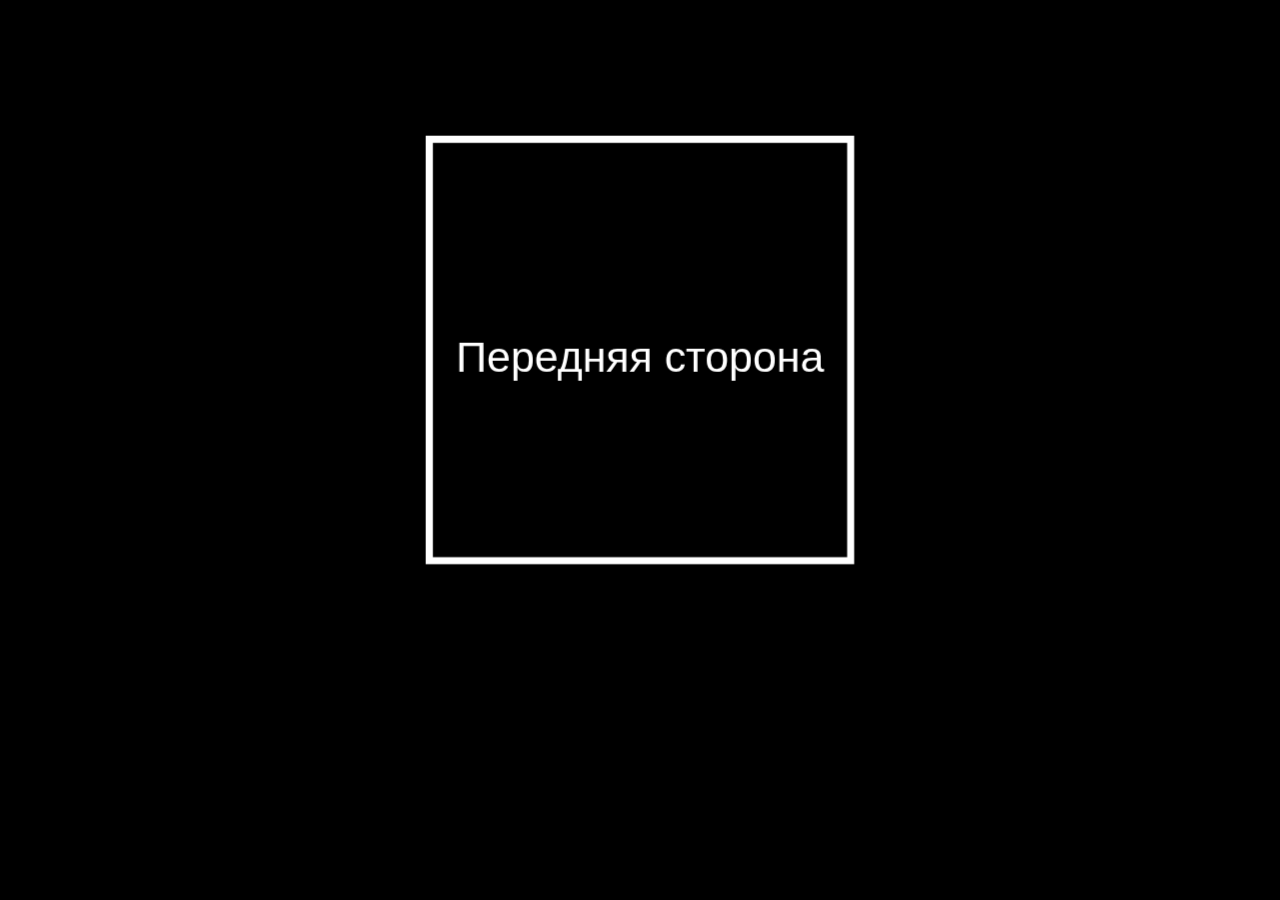
<file: 3d-cube/index.html>
<!DOCTYPE html>
<html lang="en">
<head>
    <meta charset="UTF-8">
    <meta name="viewport" content="width=device-width, initial-scale=1.0">
    <link rel="stylesheet" href="style.css">
    <title>3D-Cube with rotating</title>
</head>
<body>
    <div class="container">
        <div class="cube">
            <div class="cube-side front">Передняя сторона</div>
            <div class="cube-side back">Задняя сторона</div>
            <div class="cube-side top">Сторона сверху</div>
            <div class="cube-side bottom">Сторона снизу</div>
            <div class="cube-side right">Правая сторона</div>
            <div class="cube-side left">Левая сторона</div>Передняя сторона
        </div>
    </div>
</body>
    <script src="app.js"></script>
</html>
</file>
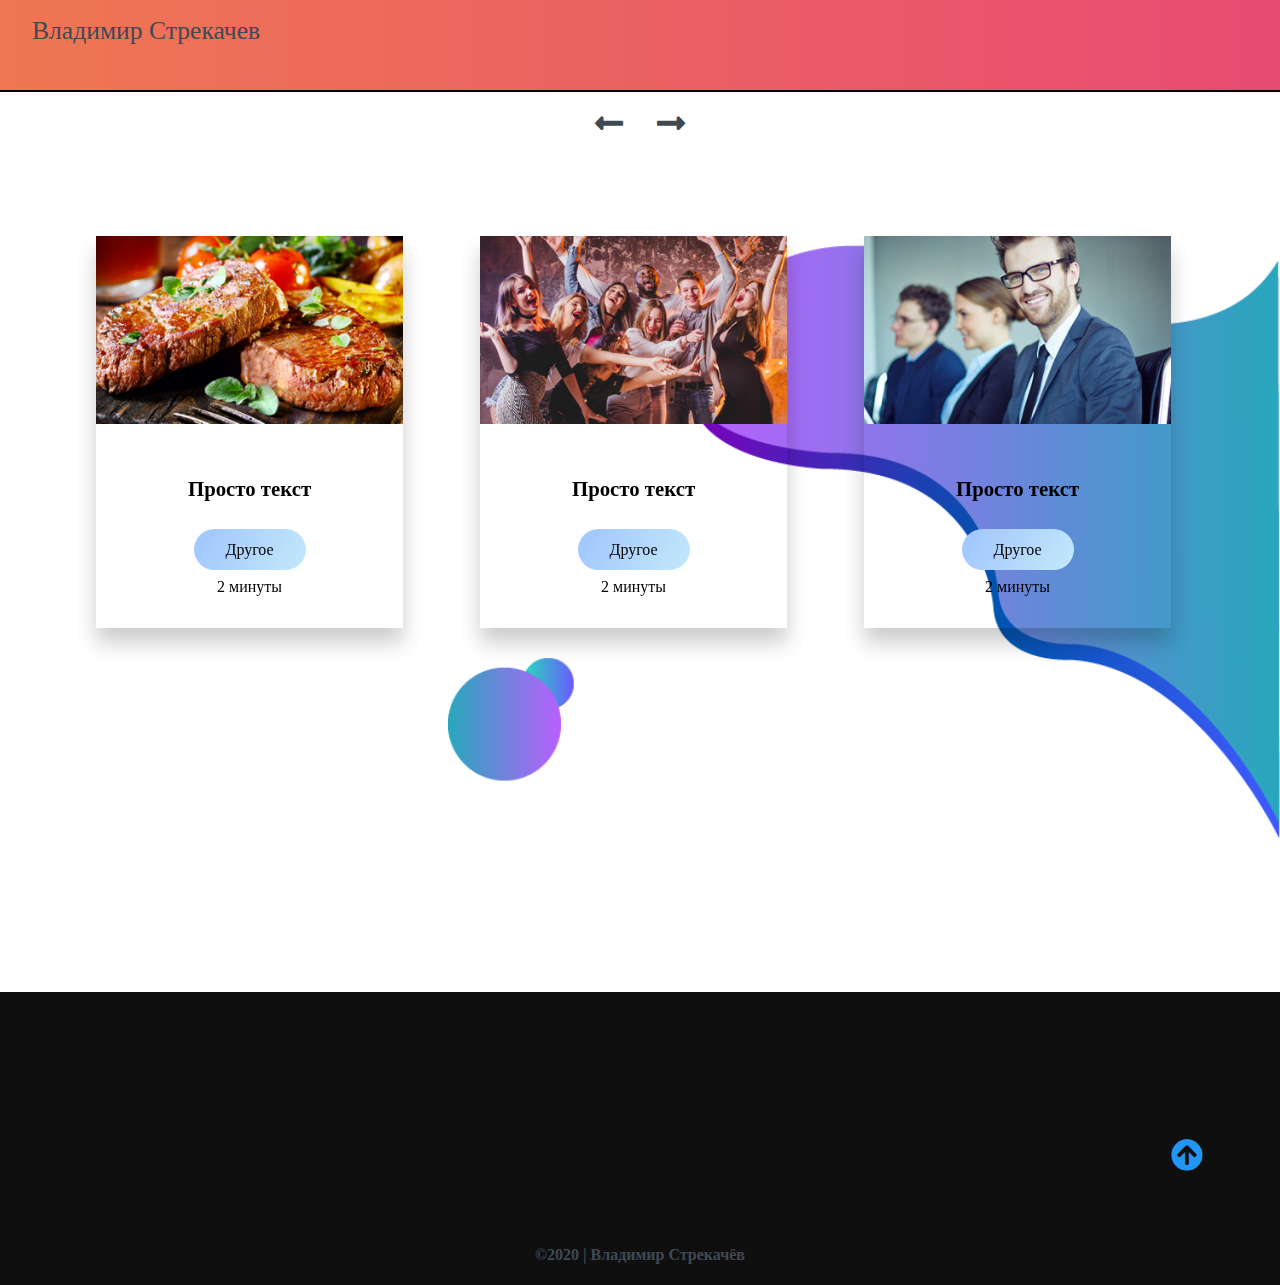
<file: blog/index.html>
<!DOCTYPE html>
<html lang="en">

<head>
    <meta charset="UTF-8">
    <meta name="viewport" content="width=device-width, initial-scale=1.0">
    <meta http-equiv="X-UA-Compatible" content="ie=edge">
    <title>Blooger</title>

    <!-- Font Awesome Icons -->
    <link rel="stylesheet" href="./css/all.css">


    <!-- --------- Owl-Carousel ------------------->
    <link rel="stylesheet" href="./css/owl.carousel.min.css">
    <link rel="stylesheet" href="./css/owl.theme.default.min.css">

    <!-- ------------ AOS Library ------------------------- -->
    <link rel="stylesheet" href="./css/aos.css">

    <!-- Custom Style   -->
    <link rel="stylesheet" href="./css/Style.css">

</head>

<body>

    <!-- ----------------------------  Navigation ---------------------------------------------- -->

    <nav class="nav">
        <div class="nav-menu flex-row">
            <div class="nav-brand">
                <a href="#" class="text-gray">Владимир Стрекачев </a>
            </div>
            <div class="toggle-collapse">
                <div class="toggle-icons">
                    <i class="fas fa-bars"></i>
                </div>
            </div>
            <div>
                <ul class="nav-items">
                    <li class="nav-link">
                        <a href="#">Главная</a>
                    </li>
                    <li class="nav-link">
                        <a href="#">Представляюсь</a>
                    </li>
                    <li class="nav-link">
                        <a href="#">Люблю</a>
                    </li>
                    <li class="nav-link">
                        <a href="#">Ненавижу</a>
                    </li>
                    <li class="nav-link">
                        <a href="#">Разрабатываю</a>
                    </li>
                     <li class="nav-link">
                        <a href="#">Путешествую</a>
                    </li>
                     <li class="nav-link">
                        <a href="#">Пожертвовать</a>
                    </li>
                     <li class="nav-link">
                        <a href="#">FAQ / Часто задаваемые вопросы</a>
                    </li>
                </ul>
            </div>
            <div class="social text-gray">
                <a href="#"><i class="fab fa-facebook-f"></i></a>
                <a href="#"><i class="fab fa-instagram"></i></a>
                <a href="#"><i class="fab fa-twitter"></i></a>
                <a href="#"><i class="fab fa-youtube"></i></a>
            </div>
        </div>
    </nav>

    <!-- ------------x---------------  Navigation --------------------------x------------------- -->

    <!----------------------------- Main Site Section ------------------------------>

    <main>
        <section>
            <div class="blog">
                <div class="container">
                    <div class="owl-carousel owl-theme blog-post">
                        <div class="blog-content" data-aos="fade-right" data-aos-delay="200">
                            <img src="./assets/Blog-post/post-1.jpg" alt="post-1">
                            <div class="blog-title">
                                <h3>Просто текст</h3>
                                <button class="btn btn-blog">Другое</button>
                                <span>2 минуты</span>
                            </div>
                        </div>
                        <div class="blog-content" data-aos="fade-in" data-aos-delay="200">
                            <img src="./assets/Blog-post/post-3.jpg" alt="post-1">
                            <div class="blog-title">
                               <h3>Просто текст</h3>
                                <button class="btn btn-blog">Другое</button>
                                <span>2 минуты</span>
                            </div>
                        </div>
                        <div class="blog-content" data-aos="fade-left" data-aos-delay="200">
                            <img src="./assets/Blog-post/post-2.jpg" alt="post-1">
                            <div class="blog-title">
                                <h3>Просто текст</h3>
                                <button class="btn btn-blog">Другое</button>
                                <span>2 минуты</span>
                            </div>
                        </div>
                        <div class="blog-content" data-aos="fade-right" data-aos-delay="200">
                            <img src="./assets/Blog-post/post-5.png" alt="post-1">
                            <div class="blog-title">
                                <h3>Просто текст</h3>
                                <button class="btn btn-blog">Другое</button>
                                <span>2 минуты</span>
                            </div>
                        </div>
                    </div>
                    <div class="owl-navigation">
                        <span class="owl-nav-prev"><i class="fas fa-long-arrow-alt-left"></i></span>
                        <span class="owl-nav-next"><i class="fas fa-long-arrow-alt-right"></i></span>
                    </div>
                </div>
            </div>
        </section>

    <!-- --------------------------- Footer ---------------------------------------- -->

    <footer class="footer">
        <div class="container">
            <div class="follow" data-aos="fade-left" data-aos-delay="200">
                <h2>Бложе мой!</h2>
                <p>Ещё больще качественного и интересного контента.</p>
                <div>
                    <i class="fab fa-facebook-f"></i>
                    <i class="fab fa-twitter"></i>
                    <i class="fab fa-instagram"></i>
                    <i class="fab fa-youtube"></i>
                </div>
            </div>
        </div>
        <div class="rights flex-row">
            <h4 class="text-gray">
             ©2020  | Владимир Стрекачёв
            </h4>
        </div>
        <div class="move-up">
            <span><i class="fas fa-arrow-circle-up fa-2x"></i></span>
        </div>
    </footer>

    <!-- -------------x------------- Footer --------------------x------------------- -->

    <!-- Jquery Library file -->
    <script src="./js/Jquery3.4.1.min.js"></script>

    <!-- --------- Owl-Carousel js ------------------->
    <script src="./js/owl.carousel.min.js"></script>

    <!-- ------------ AOS js Library  ------------------------- -->
    <script src="./js/aos.js"></script>

    <!-- Custom Javascript file -->
    <script src="./js/main.js"></script>
</body>

</html>
</file>
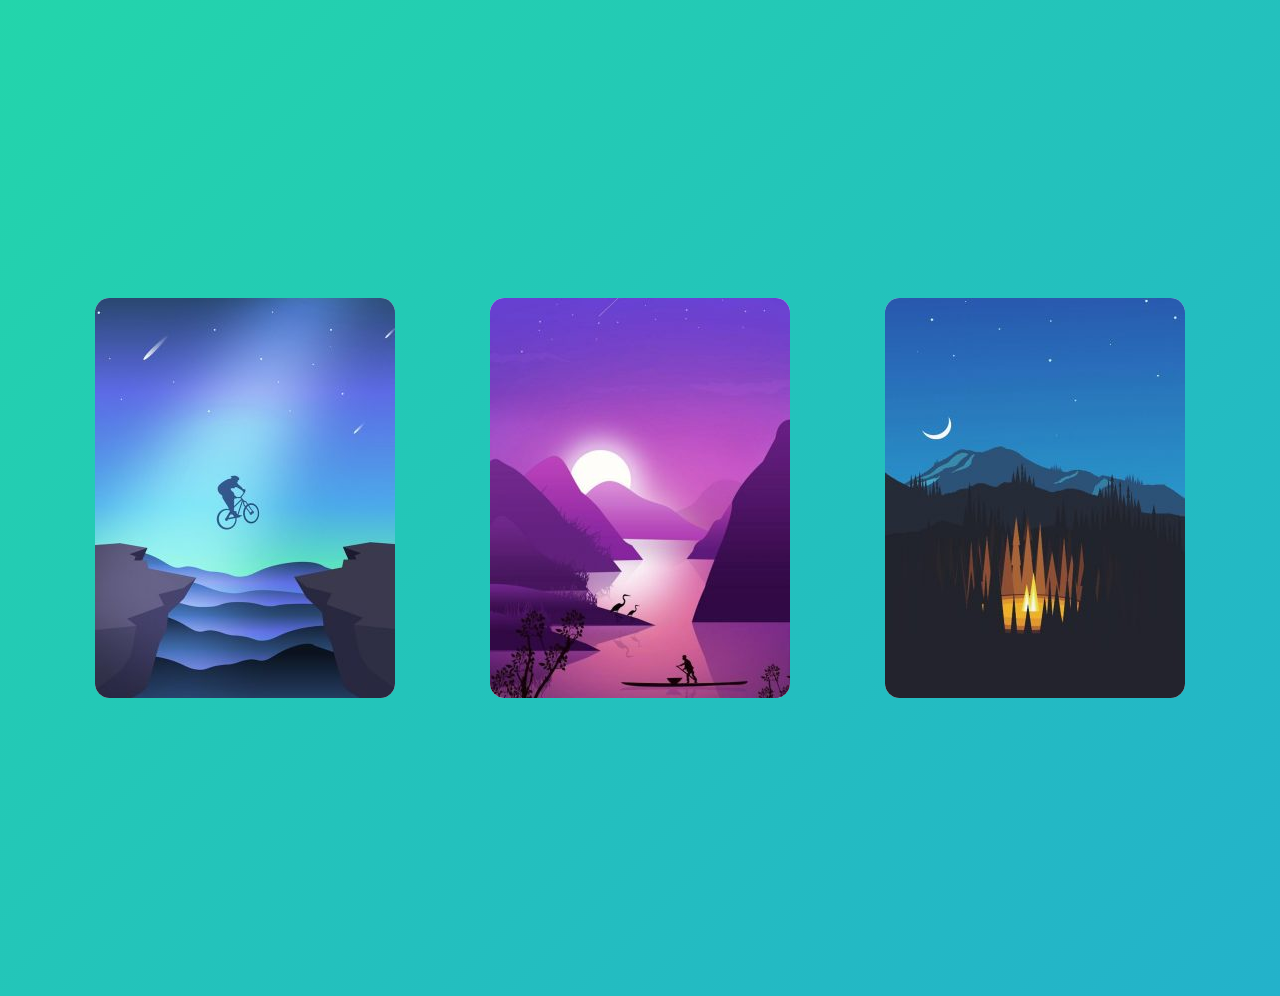
<file: gift/index.html>
<!DOCTYPE html>
<html>
<head>
	<meta charset="utf-8">
	<link rel="stylesheet" type="text/css" href="styles.css">
	<title>Postcard</title>
</head>
<body>
	<div class="container">
		<div class="box">
			<div class="image">
				<img src="images/bg.jpg">
			</div>
			<div class="layer layer-1"></div>
			<div class="layer layer-2"></div>
			<div class="content">
				<h2><u>С днём рождения, мама!</u></h2>
				<p>
				Мам, поздравляю тебя с днём рождения!
				Впервые я решил сделать тебе не обыкновенную открытку, а "электронную", размещённую в Интернете. Да, любой человек, с любого компьютера или смартфона, перейдя по ссылке https://aurelius-code.github.io/gift, открыть эту страницу. Можешь проверить, если хочешь! 
				Переходи ко второй владке.
				</p>
			</div>
		</div>
	</div>
	<div class="container">
		<div class="box">
			<div class="image">
				<img src="images/bg2.jpg">
			</div>
			<div class="layer layer-1"></div>
			<div class="layer layer-2"></div>
			<div class="content">
				<h2><u>Продолжение позравления...</u></h2>
				<p>Ладно, перейдём к поздравлениям. 
				Мам, хочу пожелать тебе крепкого здоровья, чтобы ты не болела, побольше счастья, оставаться такой же красивой и хорошенькой, поменьше расстраиваться и грустить. Мы тебя все очень-очень сильно любим. Я ещё раз поздравляю тебя с праздником, крепко обнимаю и целую. А теперь, можешь переходить к третьей, последней владке.</p>
			</div>
		</div>
	</div>
</div>
<div class="container">
		<div class="box">
			<div class="image">
				<img src="images/bg3.jpg">
			</div>
			<div class="layer layer-1"></div>
			<div class="layer layer-2"></div>
			<div class="content">
				<h2><u>Мой подарок!</u></h2>
				<p>Lorem ipsum dolor sit amet, consectetur adipisicing elit, sed do eiusmod
				tempor incididunt ut labore et dolore magna aliqua. Ut enim ad minim veniam,
				quis nostrud exercitation ullamco laboris nisi ut aliquip ex ea commodo
				consequat. Duis aute irure dolor in reprehenderit in voluptate velit esse
				cillum dolore eu fugiat nulla pariatur. Excepteur sint occaecat cupidatat non
				proident, sunt in culpa qui officia deserunt mollit anim id est laborum.</p>
			<a href="https://aurelius-code.github.io/bakery" class="button">Нажми!</a>
			</div>
		</div>
	</div>
</div>
</body>
</html>
</file>
<file: 3d-cube/style.css>
* {
   margin: 0;
   padding: 0;
   box-sizing: border-box;
}
body {
   font-family: Roboto, sans-serif;
   background: #000000;
}
.container {
   position: relative;
   margin: 200px auto;
   width: 300px;
   height: 300px;
   perspective: 500px;
}
.cube {
   width: inherit;
   height: inherit;
   transform-style: preserve-3d;
}
.cube-side {
   position: absolute;
   width: inherit;
   height: inherit;
   border: 5px solid #ffffff;
   font-size: 30px;
   text-align: center;
   line-height: 300px;
   color: #ffffff;
   backface-visibility: hidden;
}
.front {
   transform: translateZ(150px);
}
.back {
   transform: rotateY(180deg) translateZ(150px);
}
.right {
   transform: rotateY(90deg) translateZ(150px);
}
.left {
   transform: rotateY(-90deg) translateZ(150px);
}
.top {
   transform: rotateX(90deg) translateZ(150px);
}
.bottom {
   transform: rotateX(-90deg) translateZ(150px);
}
</file>
<file: blog/css/Style.css>
@import url('../css/fonts.css');


html, body{
    margin: 0%;
    box-sizing: border-box;
    overflow-x: hidden;
}

:root{

    /*      Theme colors        */
    --text-gray: #3f4954;
    --text-light : #686666da;
    --bg-color: #0f0f0f;
    --white: #ffffff;
    --midnight: #104f55;

    /* gradient color   */
    --sky: linear-gradient(120deg, #a1c4fd 0%, #c2e9fb 100%);
}


/* ---------------- Global Classes ---------------*/

a{
    text-decoration: none;
    color: var(--text-gray);
}

.flex-row{
    display: flex;
    flex-direction: row;    
    flex-wrap: wrap;
}

ul{
    list-style-type: none;
}

h1{
    font-family: Roboto Semibold;
    font-size: 2.5rem;
}

h2{
    font-family: Roboto;
}

h3{
    font-family: Calibri;
    font-size: 1.3rem;
}
h4 {
    font-family: Oswald;
}

button.btn{
    border: none;
    border-radius: 2rem;
    padding: 1rem 3rem;
    font-size: 1rem;
    font-family: Roboto;
    cursor: pointer;
}

span{
    font-family: Calibri;
}

.container{
    margin: 0 5vw;
}

.text-gray{
    color: var(--text-gray);
}

p{
    font-family: Calibri;
    color: var(--text-light);
}

/* ------x------- Global Classes -------x-------*/

/* --------------- navbar ----------------- */

.nav{
    background: linear-gradient(90deg, #ee7752, #e73c7e, #23a6d5, #23d5ae);
    padding: 0 2rem;
    height: 0rem;
    min-height: 10vh;
    overflow: hidden;
    transition: height 1s ease-in-out;
    border-bottom: 2.5px solid black;
    background-size: 400% 400%;
    animation: change 30s infinite;
}

.nav .nav-menu{    
    justify-content: space-between;
}

.nav .toggle-collapse{
    position: absolute;
    top: 0%;
    width: 90%;
    cursor: pointer;
    display: none;
}

.nav .toggle-collapse .toggle-icons{
    display: flex;
    justify-content: flex-end;
    padding: 1.7rem 0;
}

.nav .toggle-collapse .toggle-icons i{
    font-size: 1.4rem;
    color: var(--text-gray);
}

.collapse{
    height: 50rem;
}

.nav .nav-items{
    display: flex;
    margin: 0;
}

.nav .nav-items .nav-link{
    padding: 1.6rem 1rem;
    font-size: 1.1rem;
    position: relative;
    font-family: Oswald;
    font-size: 1.1rem;
}

.nav .nav-items .nav-link:hover{
    background-color: black;
}

.nav .nav-items .nav-link:hover a{
    color: var(--white);
}

.nav .nav-brand a{
    font-size: 1.6rem;
    padding: 1rem 0;
    display: block;
    font-family: Oswald;
    font-size: 1.6rem;
}

.nav .social{
    padding: 1.4rem 0
}

.nav .social i{
    padding: 0 .2rem;
}

.nav .social i:hover{
    color: #a1c4cf;
}
@keyframes change {
    0% {
        background-position: 0 50%;
    }
    50% {
        background-position: 100% 0;
    }
    100% {
        background-position: 0 50%;
    }
}
/* -------x------- navbar ---------x------- */

/* --------------- Blog Carousel ------------ */

main .blog{
    background: url('../assets/Abract01.png');
    background-repeat: no-repeat;
    background-position: right;
    height: 100vh;
    width: 100%;
    background-size: 65%;
}

main .blog .blog-post{
    padding-top: 6rem;
}

main .blog-post .blog-content{
    display: flex;
    flex-direction: column;
    text-align: center;
    width: 80%;
    margin: 3rem 2rem;
    box-shadow: 0 15px 20px rgba(0, 0, 0, 0.2);
}

main .blog-content .blog-title{
    padding: 2rem 0;
}

main .blog-content .btn-blog{
    padding: .7rem 2rem;
    background: var(--sky);
    margin: .5rem;
}

main .blog-content span{
    display: block;
}

section .container .owl-nav{
    position: absolute;
    top: 0%;
    margin: 0 auto;
    width: 100%;
}

.owl-nav .owl-prev .owl-nav-prev,
.owl-nav .owl-next .owl-nav-next{
    color: var(--text-gray);
    background: transparent;
    font-size: 2rem;
}

.owl-theme .owl-nav [class*='owl-']:hover{
    background: transparent;
    color: var(--midnight);
}

.owl-theme .owl-nav [class*='owl-']{
    outline: none;
}


/* -------x------- Blog Carousel -----x------ */

/* --------------- Sidebar ----------------------- */

.site-content > .sidebar .category-list{
    font-family: var(--Livvic);   
}

.site-content > .sidebar .category-list .list-items{
    background: var(--sky);
    padding: .4rem 1rem;
    margin: .8rem 0;
    border-radius: 3rem;
    width: 70%;
    display: flex;
    justify-content: space-between;
}

.site-content > .sidebar .category-list .list-items a{
    color:  black;
}

.site-content .sidebar .popular-post .post-content{
    padding: 1rem 0;
}

.site-content .sidebar .popular-post h2{
    padding-top: 8rem;
}

.site-content .sidebar .popular-post .post-info{
    padding: .4rem .1rem !important;
    bottom: 0rem !important;
    left: 1.5rem !important;
    border-radius: 0rem !important;
    background: white !important;
}

.site-content .sidebar .popular-post .post-title a{
    font-size: 1rem;
}

.site-content .sidebar .newsletter{
    padding-top: 10rem;
}

.site-content .sidebar .newsletter .form-element{
    padding: .5rem 2rem;
}

.site-content .sidebar .newsletter .input-element{
    width: 80%;
    height: 1.9rem;
    padding: .3rem .5rem;
    font-family: var(--Lexend);
    font-size: 1rem;
}

.site-content .sidebar .newsletter .form-btn{
    border-radius: 0;
    padding: .8rem 32%;
    margin: 1rem 0;
    background: var(--sky);
}

.site-content .sidebar .popular-tags{
    padding: 5rem 0;
}

.site-content .sidebar .popular-tags .tags .tag{
    background: var(--sky);
    padding: .4rem 1rem;
    border-radius: 3rem;
    margin: .4rem .6rem;
}


/* -------x------- Sidebar -----------x----------- */

/* ---------x------- Main Content -----x----- */


/* ----------------- Footer --------------------- */

footer.footer{
    height: 100%;
    background: var(--bg-color);
    position: relative;
}

footer.footer .container{
    display: grid;
    grid-template-columns: repeat(4, 1fr);
}

footer.footer .container > div{
    flex-grow: 1;
    flex-basis: 0;
    padding: 3rem .9rem;
}

footer.footer .container h2{
    color: var(--white);
}
footer.footer .follow div i{
    color: var(--white);
    padding: 0 .4rem;
}

footer.footer .rights{
    justify-content: center;
    font-family: var(--Josefin);
}

footer.footer .rights h4 a{
    color: var(--white);
}

footer.footer .move-up{
    position: absolute;
    right: 6%;
    top: 50%;
}

footer.footer .move-up span{
    color: #2196f3;
}

footer.footer .move-up span:hover{
    color: var(--white);
    cursor: pointer;
}

/* ---------x------- Footer ----------x---------- */

/*              Viewport less then or equal to 1130px            */

@media only screen and (max-width: 1130px){
    .site-content .post-content > .post-image .post-info{
        left: 2rem !important;
        bottom: 1.2rem !important;
        border-radius: 0% !important;
    }

    .site-content .sidebar .popular-post .post-info{
        display: none !important;
    }

    footer.footer .container{
        grid-template-columns: repeat(2, 1fr);
    }

}

/*      x       Viewport less then or equal to 1130px    x     */


/*              Viewport less then or equal to 750px            */

@media only screen and (max-width: 750px){
    .nav .nav-menu, .nav .nav-items{
        flex-direction: column;
    }

    .nav .toggle-collapse{
        display: initial;
    }

    main .site-content{
        grid-template-columns: 100%;
    }

    footer.footer .container{
        grid-template-columns: repeat(1, 1fr);
    }

}


/*        x      Viewport less then or equal to 750px       x     */


/*              Viewport less then or equal to 520px            */

@media only screen and (max-width: 520px){
    main .blog{
        height: 125vh;
    }

    .site-content .post-content > .post-image .post-info{
        display: none;
    }

    footer.footer .container > div{
        padding:  1rem .9rem !important;
    }

    footer .rights{
        padding: 0 1.4rem;
        text-align: center;
    }

    nav .toggle-collapse{
        width: 80% !important;
    }

}

/*        x      Viewport less then or equal to 520px       x     */
</file>
<file: gift/styles.css>
* {
	margin: 0;
	padding: 0;
	font-family: "Century Gothic";
	box-sizing: border-box;
}
body {
	margin: 3em;
	display: flex;
	justify-content: center;
	align-items: center;
	min-height: 100vh;
	background: linear-gradient(-45deg, #ee7752, #e73c7e, #23a6d5, #23d5ab);
	background-size: 400% 400%;
	position: relative;
	animation: change 10s ease-in-out infinite; 
}

h2 {
	font-size: 20px;
	letter-spacing: 0.5px;
	margin-top: 10px;
	margin-bottom: 10px;
}
p {
	font-size: 14px;
	margin-bottom: 25px;
}

a {
	color: #fff;
	text-decoration: none;
	letter-spacing: 2px;
	border-radius: 40px;
	margin: 10px 0;
	padding: 12px 36px;
	background: linear-gradient(90deg, #755bea, #ff72c0);
	text-transform: uppercase;
	font-size: 16px;
}
.container {
	position: relative;
	display: flex;
	flex-wrap: wrap;
	justify-content: space-around;
	width: 1000px;

}
.container .box {
	position: relative;
	width: 300px;
	height: 400px;
	overflow: hidden;
	border-radius: .9rem;
	background-color: #fff;
}
.container .box .image {
	position: absolute;
	top: 0;
	left: 0;
	width: 100%;
	height: 100%;
	transition: 1.5s ease-in-out;
}
.container .box:hover .image {
	transform: translateY(-100%);
}
.container .box .image img {
	position: absolute;
	top: 0;
	left: 0;
	width: 100%;
	height: 100%;
	object-fit: contain;
}
.button {
	left: 50%;
}

@keyframes change {
	0% {
		background-position: 0 50%;
	}
	50% {
		background-position: 100% 50%;
	}
	100% {
		background-position: 0 50%;
	}

}
</file>
